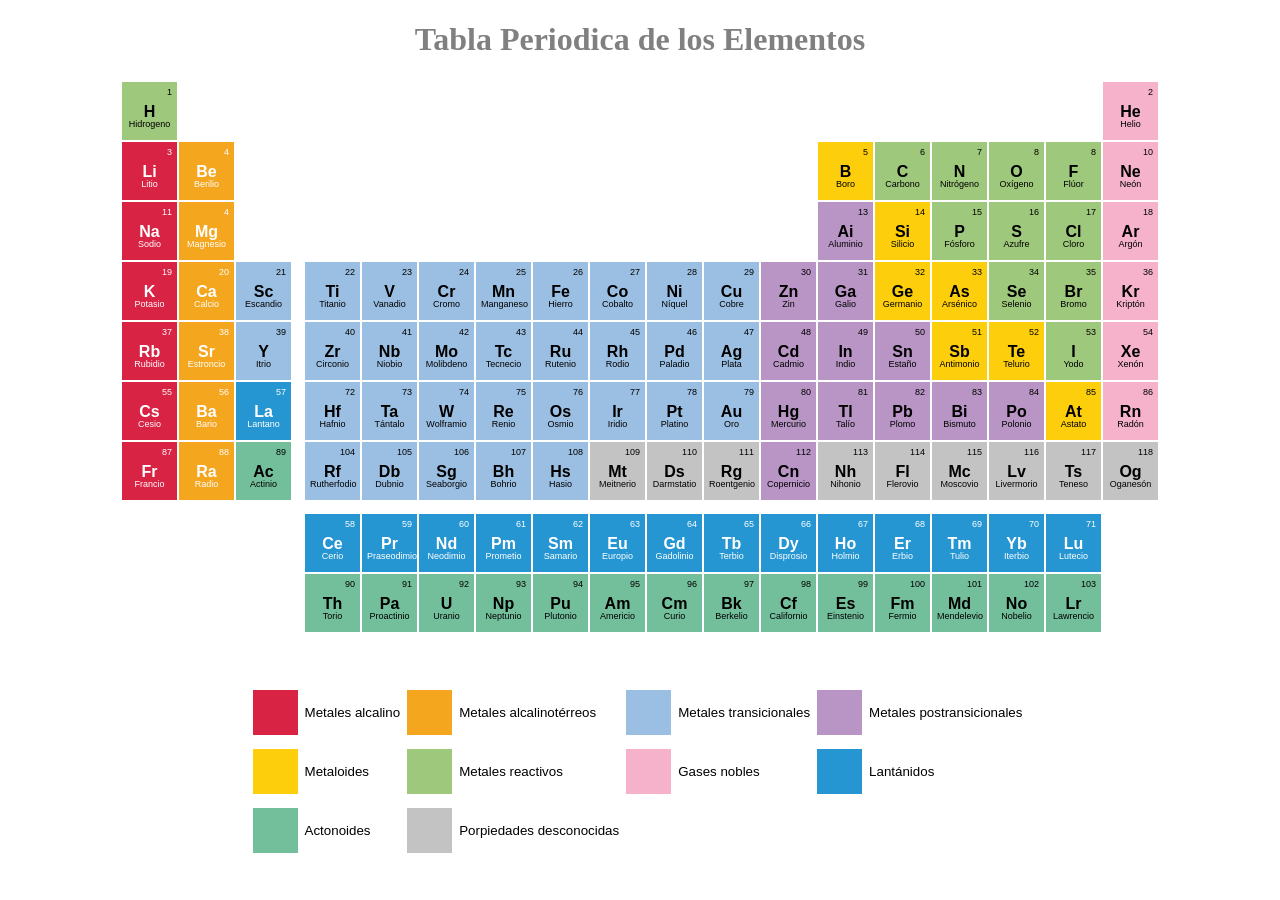
<file: Actividad09_tabla periodica/index.html>
<!DOCTYPE html>
<html lang="en">
<head>
    <meta charset="UTF-8">
    <meta name="viewport" content="widtd=device-widtd, initial-scale=1.0">
    <title>Actividad 09</title>
    <link rel="stylesheet" href="style.css">
</head>
<h1>Tabla Periodica de los Elementos</h1>
<body>
    <table border="0">
        <tr>
            <td class="green">
                <div class="num">1</div>
                <div class="abr"><a href="https://es.wikipedia.org/wiki/Hidr%C3%B3geno">H</a></div>
                <div class="name">Hidrogeno</div>
            </td>
            <td colspan="17"></td>
            <td class="pink">
                <div class="num">2</div>
                <div class="abr"><a href="https://es.wikipedia.org/wiki/Helio">He</a></div>
                <div class="name">Helio</div>
            </td>
        </tr>
        <tr>
            <td class="red">
                <div class="numb">3</div>
                <div class="abrb"><a href="https://es.wikipedia.org/wiki/Litio">Li</a></div>
                <div class="nameb">Litio</div>
            </td>
            <td class="orange">
                <div class="numb">4</div>
                <div class="abrb"><a href="https://es.wikipedia.org/wiki/Berilio">Be</a></div>
                <div class="nameb">Berilio</div>
            </td>
            <td colspan="11"></td>
            <td class="yeloow">
                <div class="num">5</div>
                <div class="abr"><a href="https://es.wikipedia.org/wiki/Boro">B</a></div>
                <div class="name">Boro</div>
            </td>
            <td class="green">
                <div class="num">6</div>
                <div class="abr"><a href="https://es.wikipedia.org/wiki/Carbono">C</a></div>
                <div class="name">Carbono</div>
            </td>
            <td class="green">
                <div class="num">7</div>
                <div class="abr">N</div>
                <div class="name"><a href="https://es.wikipedia.org/wiki/Nitr%C3%B3geno">Nitrógeno</a></div>
            </td>
            <td class="green">
                <div class="num">8</div>
                <div class="abr"><a href="https://es.wikipedia.org/wiki/Ox%C3%ADgeno">O</a></div>
                <div class="name">Oxígeno</div>
            </td>
            <td class="green">
                <div class="num">8</div>
                <div class="abr"><a href="https://es.wikipedia.org/wiki/Fl%C3%BAor">F</a></div>
                <div class="name">Flúor</div>
            </td>
            <td class="pink">
                <div class="num">10</div>
                <div class="abr"><a href="https://es.wikipedia.org/wiki/Ne%C3%B3n">Ne</a></div>
                <div class="name">Neón</div>
            </td>
        </tr>
        <tr>
            <td class="red">
                <div class="numb">11</div>
                <div class="abrb"><a href="https://es.wikipedia.org/wiki/Sodio">Na</a></div>
                <div class="nameb">Sodio</div>
            </td>
            <td class="orange">
                <div class="numb">4</div>
                <div class="abrb"><a href="https://es.wikipedia.org/wiki/Magnesio">Mg</a></div>
                <div class="nameb">Magnesio</div>
            </td>
            <td colspan="11"></td>
            <td class="purple">
                <div class="num">13</div>
                <div class="abr"><a href="https://es.wikipedia.org/wiki/Aluminio">Ai</a></div>
                <div class="name">Aluminio</div>
            </td>
            <td class="yeloow">
                <div class="num">14</div>
                <div class="abr"><a href="https://es.wikipedia.org/wiki/Silicio">Si</a></div>
                <div class="name">Silicio</div>
            </td>
            <td class="green">
                <div class="num">15</div>
                <div class="abr"><a href="https://es.wikipedia.org/wiki/F%C3%B3sforo">P</a></div>
                <div class="name">Fósforo</div>
            </td>
            <td class="green">
                <div class="num">16</div>
                <div class="abr"><a href="https://es.wikipedia.org/wiki/Azufre">S</a></div>
                <div class="name">Azufre</div>
            </td>
            <td class="green">
                <div class="num">17</div>
                <div class="abr"><a href="https://es.wikipedia.org/wiki/Cloro">Cl</a></div>
                <div class="name">Cloro</div>
            </td>
            <td class="pink">
                <div class="num">18</div>
                <div class="abr"><a href="https://es.wikipedia.org/wiki/Arg%C3%B3n">Ar</a></div>
                <div class="name">Argón</div>
            </td>
        </tr>
        <tr>
            <td class="red">
                <div class="numb">19</div>
                <div class="abrb"><a href="https://es.wikipedia.org/wiki/Potasio">K</a></div>
                <div class="nameb">Potasio</div>
            </td>
            <td class="orange">
                <div class="numb">20</div>
                <div class="abrb"><a href="https://es.wikipedia.org/wiki/Calcio">Ca</a></div>
                <div class="nameb">Calcio</div>
            </td>
            <td class="blue">
                <div class="num">21</div>
                <div class="abr"><a href="https://es.wikipedia.org/wiki/Escandio">Sc</a></div>
                <div class="name">Escandio</div>
            </td>
            <td rowspan="3"></td>
            <td class="blue">
                <div class="num">22</div>
                <div class="abr"><a href="https://es.wikipedia.org/wiki/Titanio">Ti</a></div>
                <div class="name">Titanio</div>
            </td>
            <td class="blue">
                <div class="num">23</div>
                <div class="abr"><a href="https://es.wikipedia.org/wiki/Vanadio">V</a></div>
                <div class="name">Vanadio</div>
            </td>
            <td class="blue">
                <div class="num">24</div>
                <div class="abr"><a href="https://es.wikipedia.org/wiki/Cromo">Cr</a></div>
                <div class="name">Cromo</div>
            </td>
            <td class="blue">
                <div class="num">25</div>
                <div class="abr"><a href="https://es.wikipedia.org/wiki/Manganeso">Mn</a></div>
                <div class="name">Manganeso</div>
            </td>
            <td class="blue">
                <div class="num">26</div>
                <div class="abr"><a href="https://es.wikipedia.org/wiki/Hierro">Fe</a></div>
                <div class="name">Hierro</div>
            </td>
            <td class="blue">
                <div class="num">27</div>
                <div class="abr"><a href="https://es.wikipedia.org/wiki/Cobalto">Co</a></div>
                <div class="name">Cobalto</div>
            </td>
            <td class="blue">
                <div class="num">28</div>
                <div class="abr"><a href="https://es.wikipedia.org/wiki/N%C3%ADquel">Ni</a></div>
                <div class="name">Níquel</div>
            </td>
            <td class="blue">
                <div class="num">29</div>
                <div class="abr"><a href="https://es.wikipedia.org/wiki/Cobre">Cu</a></div>
                <div class="name">Cobre</div>
            </td>
            <td class="purple">
                <div class="num">30</div>
                <div class="abr"><a href="https://es.wikipedia.org/wiki/Zinc">Zn</a></div>
                <div class="name">Zin</div>
            </td>
            <td class="purple">
                <div class="num">31</div>
                <div class="abr"><a href="https://es.wikipedia.org/wiki/Galio">Ga</a></div>
                <div class="name">Galio</div>
            </td>
            <td class="yeloow">
                <div class="num">32</div>
                <div class="abr"><a href="https://es.wikipedia.org/wiki/Germanio">Ge</a></div>
                <div class="name">Germanio</div>
            </td>
            <td class="yeloow">
                <div class="num">33</div>
                <div class="abr"><a href="https://es.wikipedia.org/wiki/Ars%C3%A9nico">As</a></div>
                <div class="name">Arsénico</div>
            </td>
            <td class="green">
                <div class="num">34</div>
                <div class="abr"><a href="https://es.wikipedia.org/wiki/Selenio">Se</a></div>
                <div class="name">Selenio</div>
            </td>
            <td class="green">
                <div class="num">35</div>
                <div class="abr"><a href="https://es.wikipedia.org/wiki/Bromo">Br</a></div>
                <div class="name">Bromo</div>
            </td>
            <td class="pink">
                <div class="num">36</div>
                <div class="abr"><a href="https://es.wikipedia.org/wiki/Kript%C3%B3n">Kr</a></div>
                <div class="name">Kriptón</div>
            </td>
        </tr>
        <tr>
            <td class="red">
                <div class="numb">37</div>
                <div class="abrb"><a href="https://es.wikipedia.org/wiki/Rubidio">Rb</a></div>
                <div class="nameb">Rubidio</div>
            </td>
            <td class="orange">
                <div class="numb">38</div>
                <div class="abrb"><a href="https://es.wikipedia.org/wiki/Estroncio">Sr</a></div>
                <div class="nameb">Estroncio</div>
            </td>
            <td class="blue">
                <div class="num">39</div>
                <div class="abr"><a href="https://es.wikipedia.org/wiki/Itrio">Y</a></div>
                <div class="name">Itrio</div>
            </td>
            
            <td class="blue">
                <div class="num">40</div>
                <div class="abr"><a href="https://es.wikipedia.org/wiki/Circonio">Zr</a></div>
                <div class="name">Circonio</div>
            </td>
            <td class="blue">
                <div class="num">41</div>
                <div class="abr"><a href="https://es.wikipedia.org/wiki/Niobio">Nb</a></div>
                <div class="name">Niobio</div>
            </td>
            <td class="blue">
                <div class="num">42</div>
                <div class="abr"><a href="https://es.wikipedia.org/wiki/Molibdeno">Mo</a></div>
                <div class="name">Molibdeno</div>
            </td>
            <td class="blue">
                <div class="num">43</div>
                <div class="abr"><a href="https://es.wikipedia.org/wiki/Tecnecio">Tc</a></div>
                <div class="name">Tecnecio</div>
            </td>
            <td class="blue">
                <div class="num">44</div>
                <div class="abr"><a href="https://es.wikipedia.org/wiki/Rutenio">Ru</a></div>
                <div class="name">Rutenio</div>
            </td>
            <td class="blue">
                <div class="num">45</div>
                <div class="abr"><a href="https://es.wikipedia.org/wiki/Rodio">Rh</a></div>
                <div class="name">Rodio</div>
            </td>
            <td class="blue">
                <div class="num">46</div>
                <div class="abr"><a href="https://es.wikipedia.org/wiki/Paladio">Pd</a></div>
                <div class="name">Paladio</div>
            </td>
            <td class="blue">
                <div class="num">47</div>
                <div class="abr"><a href="https://es.wikipedia.org/wiki/Plata">Ag</a></div>
                <div class="name">Plata</div>
            </td>
            <td class="purple">
                <div class="num">48</div>
                <div class="abr"><a href="https://es.wikipedia.org/wiki/Cadmio">Cd</a></div>
                <div class="name">Cadmio</div>
            </td>
            <td class="purple">
                <div class="num">49</div>
                <div class="abr"><a href="ttps://es.wikipedia.org/wiki/Indio_(elemento)">In</a></div>
                <div class="name">Indio</div>
            </td>
            <td class="purple">
                <div class="num">50</div>
                <div class="abr"><a href="https://es.wikipedia.org/wiki/Esta%C3%B1o">Sn</a></div>
                <div class="name">Estaño</div>
            </td>
            <td class="yeloow">
                <div class="num">51</div>
                <div class="abr"><a href="https://es.wikipedia.org/wiki/Antimonio">Sb</a></div>
                <div class="name">Antimonio</div>
            </td>
            <td class="yeloow">
                <div class="num">52</div>
                <div class="abr"><a href="https://es.wikipedia.org/wiki/Telurio">Te</a></div>
                <div class="name">Telurio</div>
            </td>
            <td class="green">
                <div class="num">53</div>
                <div class="abr"><a href="https://es.wikipedia.org/wiki/Yodo">I</a></div>
                <div class="name">Yodo</div>
            </td>
            <td class="pink">
                <div class="num">54</div>
                <div class="abr"><a href="https://es.wikipedia.org/wiki/Xen%C3%B3n">Xe</a></div>
                <div class="name">Xenón</div>
            </td>

        </tr>
        <tr>
            <td class="red">
                <div class="numb">55</div>
                <div class="abrb"><a href="https://es.wikipedia.org/wiki/Cesio">Cs</a></div>
                <div class="nameb">Cesio</div>
            </td>
            <td class="orange">
                <div class="numb">56</div>
                <div class="abrb"><a href="https://es.wikipedia.org/wiki/Bario">Ba</a></div>
                <div class="nameb">Bario</div>
            </td>
            <td class="blue2">
                <div class="numb">57</div>
                <div class="abrb"><a href="https://es.wikipedia.org/wiki/Lantano">La</a></div>
                <div class="nameb">Lantano</div>
            </td>
            
            <td class="blue">
                <div class="num">72</div>
                <div class="abr"><a href="https://es.wikipedia.org/wiki/Hafnio">Hf</a></div>
                <div class="name">Hafnio</div>
            </td>
            <td class="blue">
                <div class="num">73</div>
                <div class="abr"><a href="https://es.wikipedia.org/wiki/T%C3%A1ntalo_(elemento)">Ta</a></div>
                <div class="name">Tántalo</div>
            </td>
            <td class="blue">
                <div class="num">74</div>
                <div class="abr"><a href="https://es.wikipedia.org/wiki/Wolframio">W</a></div>
                <div class="name">Wolframio</div>
            </td>
            <td class="blue">
                <div class="num">75</div>
                <div class="abr"><a href="https://es.wikipedia.org/wiki/Renio">Re</a></div>
                <div class="name">Renio</div>
            </td>
            <td class="blue">
                <div class="num">76</div>
                <div class="abr"><a href="https://es.wikipedia.org/wiki/Osmio">Os</a></div>
                <div class="name">Osmio</div>
            </td>
            <td class="blue">
                <div class="num">77</div>
                <div class="abr"><a href="https://es.wikipedia.org/wiki/Iridio">Ir</a></div>
                <div class="name">Iridio</div>
            </td>
            <td class="blue">
                <div class="num">78</div>
                <div class="abr"><a href="https://es.wikipedia.org/wiki/Platinoo"">Pt</a></div>
                <div class="name">Platino</div>
            </td>
            <td class="blue">
                <div class="num">79</div>
                <div class="abr"><a href="https://es.wikipedia.org/wiki/Oro">Au</a></div>
                <div class="name">Oro</div>
            </td>
            <td class="purple">
                <div class="num">80</div>
                <div class="abr"><a href="ttps://es.wikipedia.org/wiki/Mercurio_(elemento)">Hg</a></div>
                <div class="name">Mercurio</div>
            </td>
            <td class="purple">
                <div class="num">81</div>
                <div class="abr"><a href="https://es.wikipedia.org/wiki/Talio">Tl</a></div>
                <div class="name">Talío</div>
            </td>
            <td class="purple">
                <div class="num">82</div>
                <div class="abr"><a href="https://es.wikipedia.org/wiki/Plomo">Pb</a></div>
                <div class="name">Plomo</div>
            </td>
            <td class="purple">
                <div class="num">83</div>
                <div class="abr"><a href="https://es.wikipedia.org/wiki/Bismuto">Bi</a></div>
                <div class="name">Bismuto</div>
            </td>
            <td class="purple">
                <div class="num">84</div>
                <div class="abr"><a href="https://es.wikipedia.org/wiki/Polonio">Po</a></div>
                <div class="name">Polonio</div>
            </td>
            <td class="yeloow">
                <div class="num">85</div>
                <div class="abr"><a href="https://es.wikipedia.org/wiki/Astato">At</a></div>
                <div class="name">Astato</div>
            </td>
            <td class="pink">
                <div class="num">86</div>
                <div class="abr"><a href="https://es.wikipedia.org/wiki/Rad%C3%B3n">Rn</a></div>
                <div class="name">Radón</div>
            </td>
        </tr>
        <tr>
            <td class="red">
                <div class="numb">87</div>
                <div class="abrb"><a href="https://es.wikipedia.org/wiki/Francio">Fr</a></div>
                <div class="nameb">Francio</div>
            </td>
            <td class="orange">
                <div class="numb">88</div>
                <div class="abrb"><a href="https://es.wikipedia.org/wiki/Radio_(elemento)">Ra</a></div>
                <div class="nameb">Radio</div>
            </td>
            <td class="aqua">
                <div class="num">89</div>
                <div class="abr"><a href="https://es.wikipedia.org/wiki/Actinio">Ac</a></div>
                <div class="name">Actinio</div>
            </td>
            <td></td>
            <td class="blue">
                <div class="num">104</div>
                <div class="abr"><a href="https://es.wikipedia.org/wiki/Rutherfordio">Rf</a></div>
                <div class="name">Rutherfodio</div>
            </td>
            <td class="blue">
                <div class="num">105</div>
                <div class="abr"><a href="https://es.wikipedia.org/wiki/Dubnio">Db</a></div>
                <div class="name">Dubnio</div>
            </td>
            <td class="blue">
                <div class="num">106</div>
                <div class="abr"><a href="https://es.wikipedia.org/wiki/Seaborgio">Sg</a></div>
                <div class="name">Seaborgio</div>
            </td>
            <td class="blue">
                <div class="num">107</div>
                <div class="abr"><a href="https://es.wikipedia.org/wiki/Bohrio">Bh</a></div>
                <div class="name">Bohrio</div>
            </td>
            <td class="blue">
                <div class="num">108</div>
                <div class="abr"><a href="https://es.wikipedia.org/wiki/Hasio">Hs</a></div>
                <div class="name">Hasio</div>
            </td>
            <td class="grey">
                <div class="num">109</div>
                <div class="abr"><a href="https://es.wikipedia.org/wiki/Meitnerio">Mt</a></div>
                <div class="name">Meitnerio</div>
            </td>
            <td class="grey">
                <div class="num">110</div>
                <div class="abr"><a href="https://es.wikipedia.org/wiki/Darmstatio">Ds</a></div>
                <div class="name">Darmstatio</div>
            </td>
            <td class="grey">
                <div class="num">111</div>
                <div class="abr"><a href="https://es.wikipedia.org/wiki/Roentgenio">Rg</a></div>
                <div class="name">Roentgenio</div>
            </td>
            <td class="purple">
                <div class="num">112</div>
                <div class="abr"><a href="https://es.wikipedia.org/wiki/Copernicio">Cn</a></div>
                <div class="name">Copernicio</div>
            </td>
            <td class="grey">
                <div class="num">113</div>
                <div class="abr"><a href=https://es.wikipedia.org/wiki/Nihonio"">Nh</a></div>
                <div class="name">Nihonio</div>
            </td>
            <td class="grey">
                <div class="num">114</div>
                <div class="abr"><a href="https://es.wikipedia.org/wiki/Flerovio">Fl</a></div>
                <div class="name">Flerovio</div>
            </td>
            <td class="grey">
                <div class="num">115</div>
                <div class="abr"><a href="https://es.wikipedia.org/wiki/Moscovio">Mc</a></div>
                <div class="name">Moscovio</div>
            </td>
            <td class="grey">
                <div class="num">116</div>
                <div class="abr"><a href="https://es.wikipedia.org/wiki/Livermorio">Lv</a></div>
                <div class="name">Livermorio</div>
            </td>
            <td class="grey">
                <div class="num">117</div>
                <div class="abr"><a href="https://es.wikipedia.org/wiki/Teneso">Ts</a></div>
                <div class="name">Teneso</div>
            </td>
            <td class="grey">
                <div class="num">118</div>
                <div class="abr"><a href="https://es.wikipedia.org/wiki/Oganes%C3%B3n">Og</a></div>
                <div class="name">Oganesón</div>
            </td>
        </tr>
        <tfoot>
            <tr>
                <td></td>
            </tr>
            <tr>
                <td colspan="4"></td>
                <td class="blue2">
                    <div class="numb">58</div>
                    <div class="abrb"><a href="https://es.wikipedia.org/wiki/Cerio">Ce</a></div>
                    <div class="nameb">Cerio</div>
                </td>
                <td class="blue2">
                    <div class="numb">59</div>
                    <div class="abrb"><a href="https://es.wikipedia.org/wiki/Praseodimio">Pr</a></div>
                    <div class="nameb">Praseodimio</div>
                </td>
                <td class="blue2">
                    <div class="numb">60</div>
                    <div class="abrb"><a href="https://es.wikipedia.org/wiki/Neodimio">Nd</a></div>
                    <div class="nameb">Neodimio</div>
                </td>
                <td class="blue2">
                    <div class="numb">61</div>
                    <div class="abrb"><a href="https://es.wikipedia.org/wiki/Prometio">Pm</a></div>
                    <div class="nameb">Prometio</div>
                </td>
                <td class="blue2">
                    <div class="numb">62</div>
                    <div class="abrb"><a href="https://es.wikipedia.org/wiki/Samario">Sm</a></div>
                    <div class="nameb">Samario</div>
                </td>
                <td class="blue2">
                    <div class="numb">63</div>
                    <div class="abrb"><a href="https://es.wikipedia.org/wiki/Europio">Eu</a></div>
                    <div class="nameb">Europio</div>
                </td>
                <td class="blue2">
                    <div class="numb">64</div>
                    <div class="abrb"><a href="https://es.wikipedia.org/wiki/Gadolinio">Gd</a></div>
                    <div class="nameb">Gadolinio</div>
                </td>
                <td class="blue2">
                    <div class="numb">65</div>
                    <div class="abrb"><a href="https://es.wikipedia.org/wiki/Terbio">Tb</a></div>
                    <div class="nameb">Terbio</div>
                </td>
                <td class="blue2">
                    <div class="numb">66</div>
                    <div class="abrb"><a href="https://es.wikipedia.org/wiki/Disprosio">Dy</a></div>
                    <div class="nameb">Disprosio</div>
                </td>
                <td class="blue2">
                    <div class="numb">67</div>
                    <div class="abrb"><a href="https://es.wikipedia.org/wiki/Holmio">Ho</a></div>
                    <div class="nameb">Holmio</div>
                </td>
                <td class="blue2">
                    <div class="numb">68</div>
                    <div class="abrb"><a href="https://es.wikipedia.org/wiki/Erbio">Er</a></div>
                    <div class="nameb">Erbio</div>
                </td>
                <td class="blue2">
                    <div class="numb">69</div>
                    <div class="abrb"><a href="https://es.wikipedia.org/wiki/Tulio">Tm</a></div>
                    <div class="nameb">Tulio</div>
                </td>
                <td class="blue2">
                    <div class="numb">70</div>
                    <div class="abrb"><a href="https://es.wikipedia.org/wiki/Iterbio">Yb</a></div>
                    <div class="nameb">Iterbio</div>
                </td>
                <td class="blue2">
                    <div class="numb">71</div>
                    <div class="abrb"><a href="https://es.wikipedia.org/wiki/Lutecio">Lu</a></div>
                    <div class="nameb">Lutecio</div>
                </td>
                <td></td>
            </tr>
            <tr>
                <td colspan="4"></td>
                <td class="aqua">
                    <div class="num">90</div>
                    <div class="abr"><a href="https://es.wikipedia.org/wiki/Torio">Th</a></div>
                    <div class="name">Torio</div>
                </td>
                <td class="aqua">
                    <div class="num">91</div>
                    <div class="abr"><a href="https://es.wikipedia.org/wiki/Protactinio">Pa</a></div>
                    <div class="name">Proactinio</div>
                </td>
                <td class="aqua">
                    <div class="num">92</div>
                    <div class="abr"><a href="https://es.wikipedia.org/wiki/Uranio">U</a></div>
                    <div class="name">Uranio</div>
                </td>
                <td class="aqua">
                    <div class="num">93</div>
                    <div class="abr"><a href="https://es.wikipedia.org/wiki/Neptunio">Np</a></div>
                    <div class="name">Neptunio</div>
                </td>
                <td class="aqua">
                    <div class="num">94</div>
                    <div class="abr"><a href="https://es.wikipedia.org/wiki/Plutonio">Pu</a></div>
                    <div class="name">Plutonio</div>
                </td>
                <td class="aqua">
                    <div class="num">95</div>
                    <div class="abr"><a href="https://es.wikipedia.org/wiki/Americio">Am</a></div>
                    <div class="name">Americio</div>
                </td>
                <td class="aqua">
                    <div class="num">96</div>
                    <div class="abr"><a href="https://es.wikipedia.org/wiki/Curio">Cm</a></div>
                    <div class="name">Curio</div>
                </td>
                <td class="aqua">
                    <div class="num">97</div>
                    <div class="abr"><a href="https://es.wikipedia.org/wiki/Berkelio">Bk</a></div>
                    <div class="name">Berkelio</div>
                </td>
                <td class="aqua">
                    <div class="num">98</div>
                    <div class="abr"><a href="https://es.wikipedia.org/wiki/Californio">Cf</a></div>
                    <div class="name">Californio</div>
                </td>
                <td class="aqua">
                    <div class="num">99</div>
                    <div class="abr"><a href="https://es.wikipedia.org/wiki/Einstenio">Es</a></div>
                    <div class="name">Einstenio</div>
                </td>
                <td class="aqua">
                    <div class="num">100</div>
                    <div class="abr"><a href="https://es.wikipedia.org/wiki/Fermio">Fm</a></div>
                    <div class="name">Fermio</div>
                </td>
                <td class="aqua">
                    <div class="num">101</div>
                    <div class="abr"><a href="https://es.wikipedia.org/wiki/Mendelevio">Md</a></div>
                    <div class="name">Mendelevio</div>
                </td>
                <td class="aqua">
                    <div class="num">102</div>
                    <div class="abr"><a href="https://es.wikipedia.org/wiki/Nobelio">No</a></div>
                    <div class="name">Nobelio</div>
                </td>
                <td class="aqua">
                    <div class="num">103</div>
                    <div class="abr"><a href="https://es.wikipedia.org/wiki/Lawrencio">Lr</a></div>
                    <div class="name">Lawrencio</div>
                </td>
                <td></td>
            </tr>
        </tfoot>
            
    </table>
    <br><br><br>
    <table>
        <tbody>
            <tr>
                <td class="red"></td>
                <td>Metales alcalino</td>
                <td class="orange"></td>
                <td>Metales alcalinotérreos</td>
                <td class="blue"></td>
                <td>Metales transicionales</td>
                <td class="purple"></td>
                <td>Metales postransicionales</td>
            </tr>
            <td></td>
            <tr>
                <td class="yeloow"></td>
                <td>Metaloides</td>
                <td class="green"></td>
                <td>Metales reactivos</td>
                <td class="pink"></td>
                <td>Gases nobles</td>
                <td class="blue2"></td>
                <td>Lantánidos</td>
            </tr>
            <td></td>
            <tr>
                <td class="aqua"></td>
                <td>Actonoides</td>
                <td class="grey"></td>
                <td>Porpiedades desconocidas</td>
            </tr>
        </tbody>
    </table>
</body>
</html>
</file>
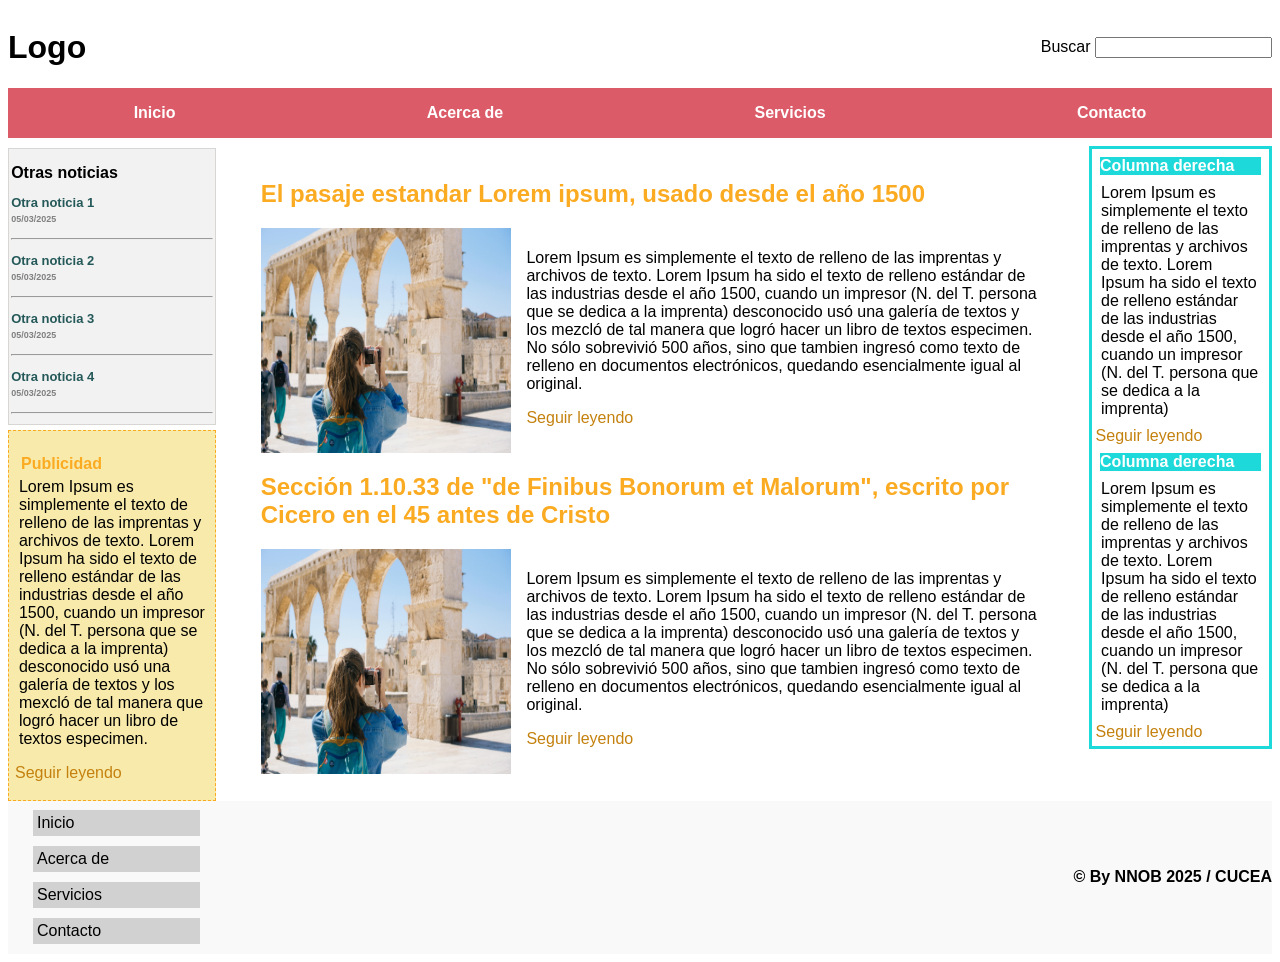
<file: Actividad10_Otero Barragán/index.html>
<!DOCTYPE html>
<html lang="en">
<head>
    <meta charset="UTF-8">
    <meta name="viewport" content="width=device-width, initial-scale=1.0">
    <title>Actividad10</title>
    <link rel="stylesheet" href="style.css">
</head>
<body>
    <main>
        <header>
            <h1>Logo</h1>    
            <div>
                <label for="Buscar">Buscar</label>
                <input type="text" name="buscar" id="buscar">
            </div>
        </header>
        <nav>
            <p>Inicio</p>
            <p>Acerca de</p>
            <p>Servicios</p>
            <p>Contacto</p>
        </nav>
        <div class="noticia-publicidad">
            <aside class="noticia" >
                <h1>Otras noticias</h1>
                    <p>Otra noticia 1<br><span>05/03/2025</span></p>
                    <hr>
                    <p>Otra noticia 2<br><span>05/03/2025</span></p>
                    <hr>
                    <p>Otra noticia 3<br><span>05/03/2025</span></p>
                    <hr>
                    <p>Otra noticia 4<br><span>05/03/2025</span></p>
                    <hr>
            </aside>
            <aside class="publicidad">
                <h4>Publicidad</h4>
                <p class="txt">Lorem Ipsum es simplemente el texto de relleno de las imprentas y archivos de texto. Lorem Ipsum ha sido el texto de relleno estándar de las industrias desde el año 1500, cuando un impresor (N. del T. persona que se dedica a la imprenta) desconocido usó una galería de textos y los mexcló de tal manera que logró hacer un libro de textos especimen.</p>
                <p class="naranja">Seguir leyendo</p>
            </aside>
        </div>
        

        </aside>
        <section>
            <h1 class="colorletra">El pasaje estandar Lorem ipsum, usado desde el año 1500</h1>
            <div class="left">
                <img class="art" src="imgs/img2.jpg" alt="">
                <article class="txt">
                    <p>Lorem Ipsum es simplemente el texto de relleno de las imprentas y archivos de texto. Lorem Ipsum ha sido el texto de relleno estándar de las industrias desde el año 1500, cuando un impresor (N. del T. persona que se dedica a la imprenta) desconocido usó una galería de textos y los mezcló de tal manera que logró hacer un libro de textos especimen. No sólo sobrevivió 500 años, sino que tambien ingresó como texto de relleno en documentos electrónicos, quedando esencialmente igual al original.</p>
                    <p class="naranja">Seguir leyendo</p>
                </article>
            </div>
            <h2 class="colorletra">Sección 1.10.33 de "de Finibus Bonorum et Malorum", escrito por Cicero en el 45 antes de Cristo</h2>
            <div class="left">
                <img class="art" src="imgs/img2.jpg" alt="">
                <article class="txt">
                    <p>Lorem Ipsum es simplemente el texto de relleno de las imprentas y archivos de texto. Lorem Ipsum ha sido el texto de relleno estándar de las industrias desde el año 1500, cuando un impresor (N. del T. persona que se dedica a la imprenta) desconocido usó una galería de textos y los mezcló de tal manera que logró hacer un libro de textos especimen. No sólo sobrevivió 500 años, sino que tambien ingresó como texto de relleno en documentos electrónicos, quedando esencialmente igual al original.</p>
                    <p class="naranja">Seguir leyendo</p>
                </article>
            </div>
        </section>
        <aside class="azul">
            <h3>Columna derecha</h3>
            <article>
                <p class="asidep">Lorem Ipsum es simplemente el texto de relleno de las imprentas y archivos de texto. Lorem Ipsum ha sido el texto de relleno estándar de las industrias desde el año 1500, cuando un impresor (N. del T. persona que se dedica a la imprenta)</p>
                <p class="naranja2">Seguir leyendo</p>
            </article>
            <h3>Columna derecha</h3>
            <article>
                <p class="asidep">Lorem Ipsum es simplemente el texto de relleno de las imprentas y archivos de texto. Lorem Ipsum ha sido el texto de relleno estándar de las industrias desde el año 1500, cuando un impresor (N. del T. persona que se dedica a la imprenta)</p>
                <p class="naranja2">Seguir leyendo</p>
            </article>
        </aside>

        <footer>
                <div>
                    <p class="footerp">Inicio</p>
                    <p class="footerp">Acerca de</p>
                    <p class="footerp">Servicios</p>
                    <p class="footerp">Contacto</p>
                </div>
                <p class="div4">© By NNOB 2025 / CUCEA</p>
        </footer>
    </main>
</body>
</html>
</file>
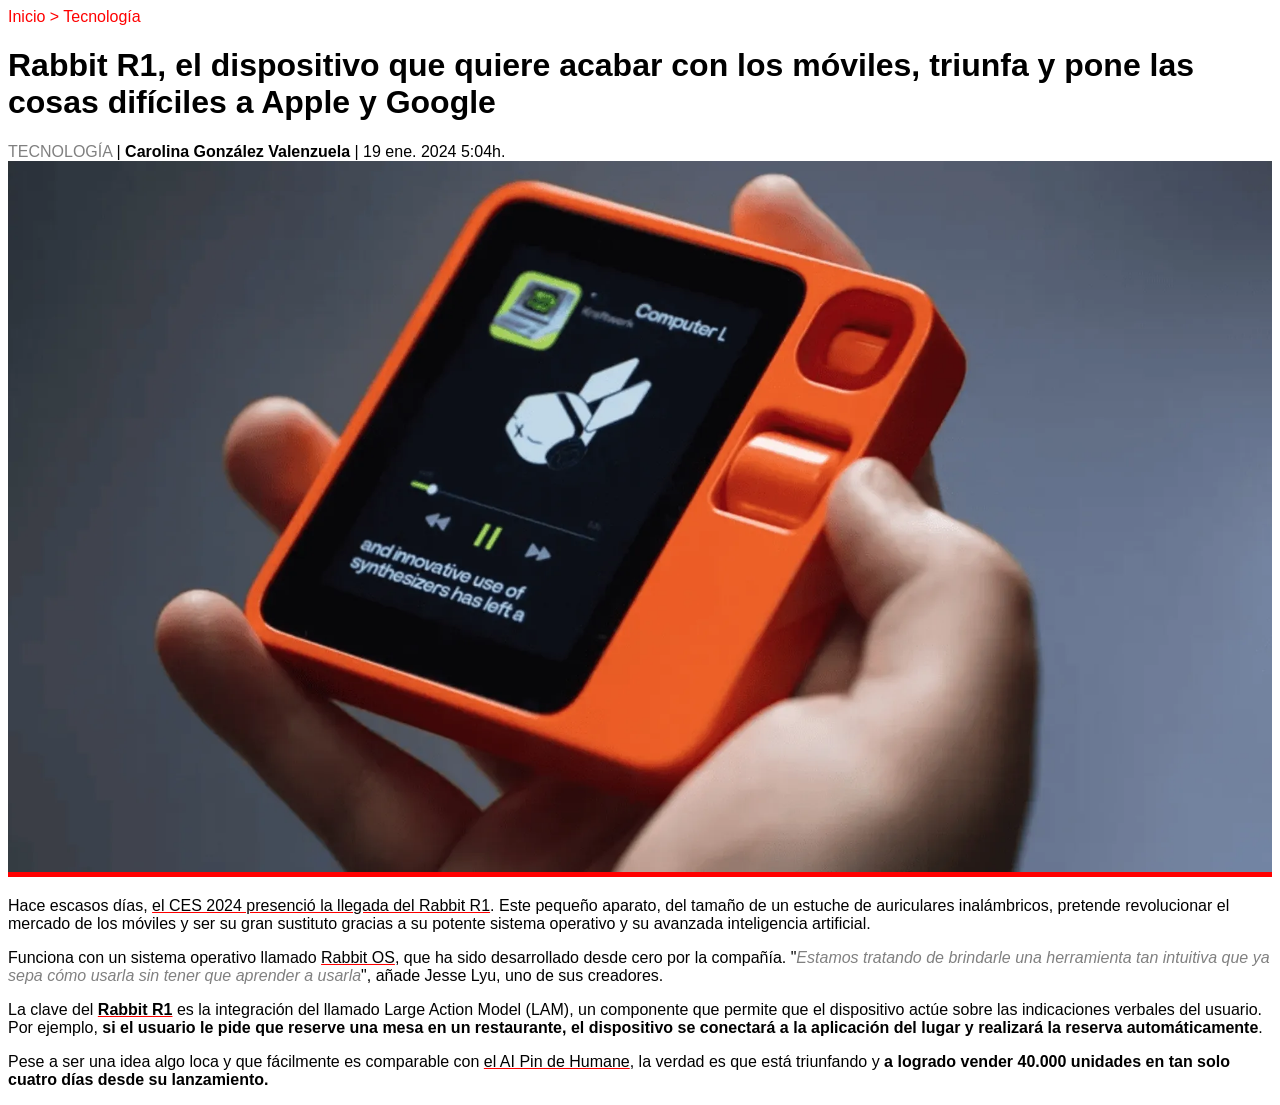
<file: Actividad8_noticia/index.html>
<!DOCTYPE html>
<html lang="en">
<head>
    <meta charset="UTF-8">
    <meta name="viewport" content="width=device-width, initial-scale=1.0">
    <title>Actividad 08 (CSS)</title>
    <link rel="stylesheet" href="style.css">
</head>
<body>
    
    <span>Inicio > Tecnología</span>
    
    <h1>Rabbit R1, el dispositivo que quiere acabar con los móviles, triunfa y pone las cosas difíciles a Apple y Google</h1>

    <div><span class="gris2">TECNOLOGÍA</span> | <span class="negro">Carolina González Valenzuela</span> | 19 ene. 2024 5:04h.</div>

    <img src="assets/imgs/rabbit-r1.webp" alt="Rabbit-r1">

    <p>Hace escasos días, <span class="subrayar">el CES 2024 presenció la llegada del Rabbit R1</span>. Este pequeño aparato, del tamaño de un estuche de auriculares inalámbricos, pretende revolucionar el mercado de los móviles y ser su gran sustituto gracias a su potente sistema operativo y su avanzada inteligencia artificial.</p>
    
    <p>Funciona con un sistema operativo llamado <span class="subrayar">Rabbit OS</span>, que ha sido desarrollado desde cero por la compañía. "<span class="gris">Estamos tratando de brindarle una herramienta tan intuitiva que ya sepa cómo usarla sin tener que aprender a usarla</span>", añade Jesse Lyu, uno de sus creadores.</p>
    
    <p>La clave del <span id="resaltar">Rabbit R1</span> es la integración del llamado Large Action Model (LAM), un componente que permite que el dispositivo actúe sobre las indicaciones verbales del usuario. Por ejemplo, <span class="negro">si el usuario le pide que reserve una mesa en un restaurante, el dispositivo se conectará a la aplicación del lugar y realizará la reserva automáticamente</span>.</p>

    <p>Pese a ser una idea algo loca y que fácilmente es comparable con <span class="subrayar">el AI Pin de Humane</span>, la verdad es que está triunfando y <span class="negro">a logrado vender 40.000 unidades en tan solo cuatro días desde su lanzamiento.</span></p>

</body>
</html>
</file>
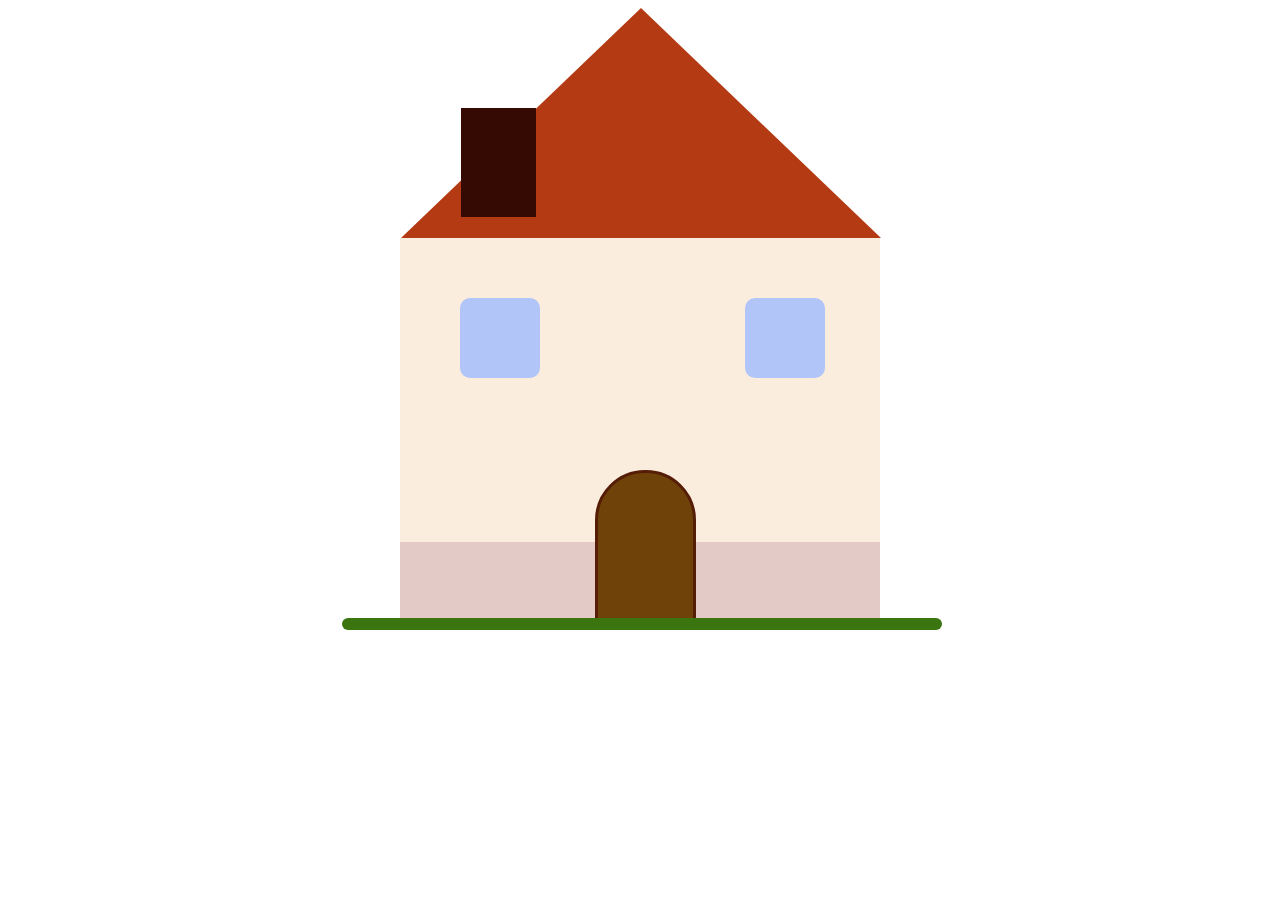
<file: Actividad07_Otero Barragán/Actividad10/Actividad10/index.html>
<!DOCTYPE html>
<html lang="en">
<head>
    <meta charset="UTF-8">
    <meta name="viewport" content="width=device-width, initial-scale=1.0">
    <title>House - CSS</title>
    <link rel="stylesheet" href="style.css">
</head>
<body>
    <div class="house">
        <div class="roof"></div>
        <div class="chimney"></div>
        <div class="wall">
            <div class="window01"></div>
            <div class="window02"></div>
            <div class="door"></div>
            <div class="decor"></div>
        </div>
        <div class="grass"></div>
    </div>
</body>
</html>
</file>
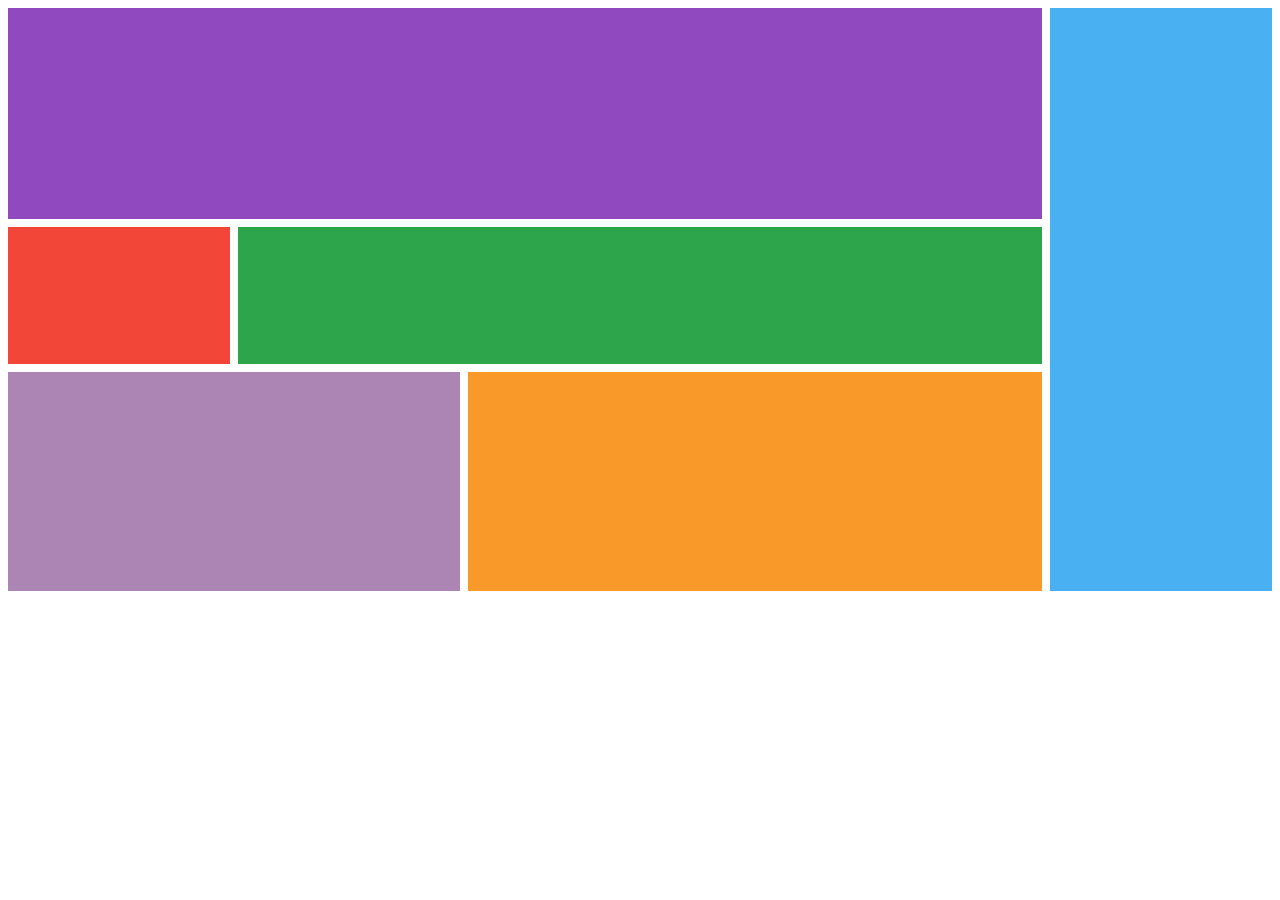
<file: Actividad11_Otero Barragán/ejercicio1.html>
<!DOCTYPE html>
<html lang="en">
<head>
    <meta charset="UTF-8">
    <meta name="viewport" content="width=device-width, initial-scale=1.0">
    <title>Actividad 11</title>
    <link rel="stylesheet" href="style.css">
</head>
<body>
    <div class="container">
        <div class="box purple">box1</div>
        <div class="box red">box2</div>
        <div class="box green">box3</div>
        <div class="box lila">box4</div>
        <div class="box orange">box5</div>
        <div class="box blue">box6</div>
    </div>
</body>
</html>
</file>
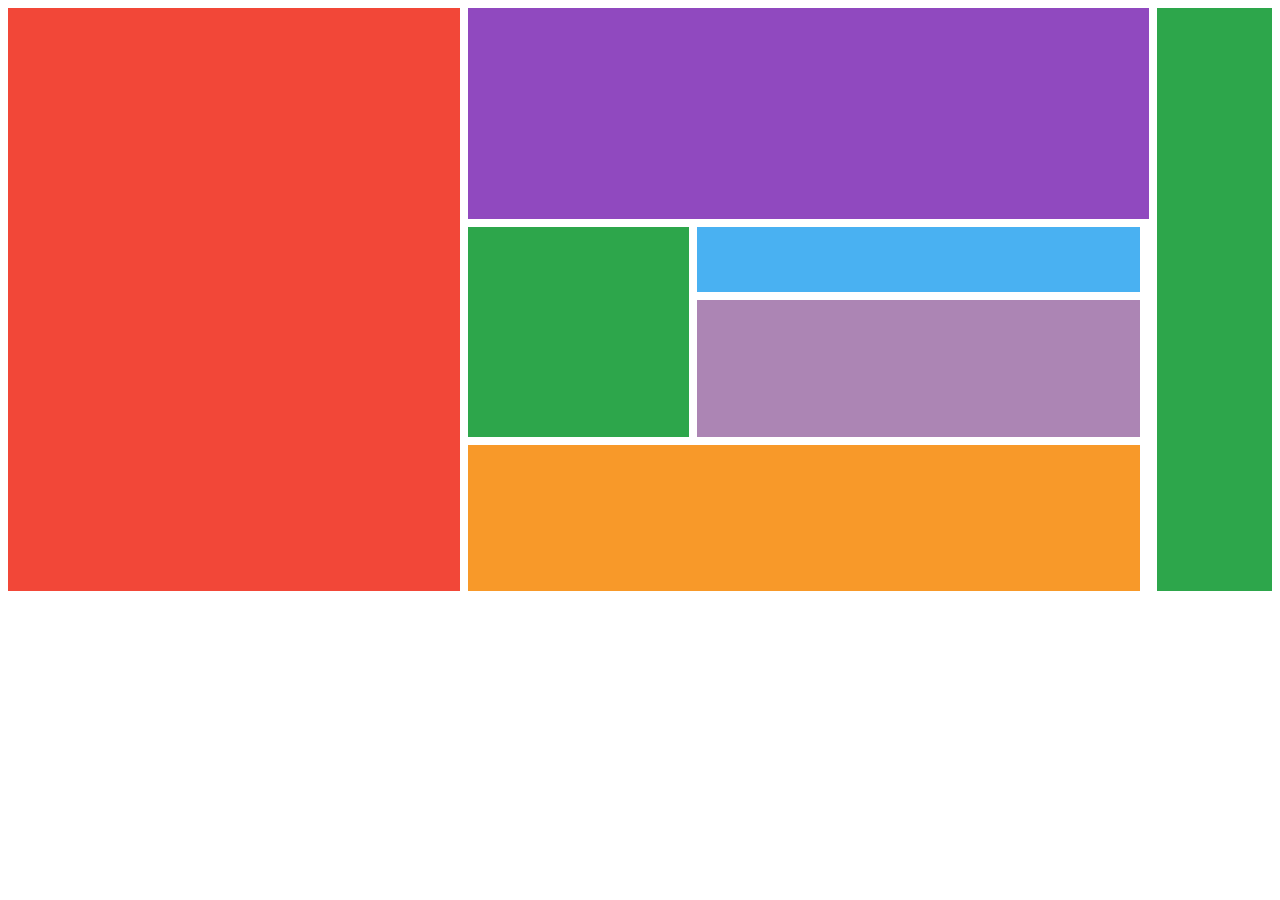
<file: Actividad11_Otero Barragán/ejercicio2.html>
<!DOCTYPE html>
<html lang="en">
<head>
    <meta charset="UTF-8">
    <meta name="viewport" content="width=device-width, initial-scale=1.0">
    <title>Actividad 11</title>
    <link rel="stylesheet" href="style.css">
</head>
<body>
    <div class="container">
        <div class="box purple2">box1</div>
        <div class="box red2">box2</div>
        <div class="box green2">box3</div>
        <div class="box lila2">box4</div>
        <div class="box orange2">box5</div>
        <div class="box blue2">box6</div>
        <div class="box green22">box7</div>
    </div>
</body>
</html>
</file>
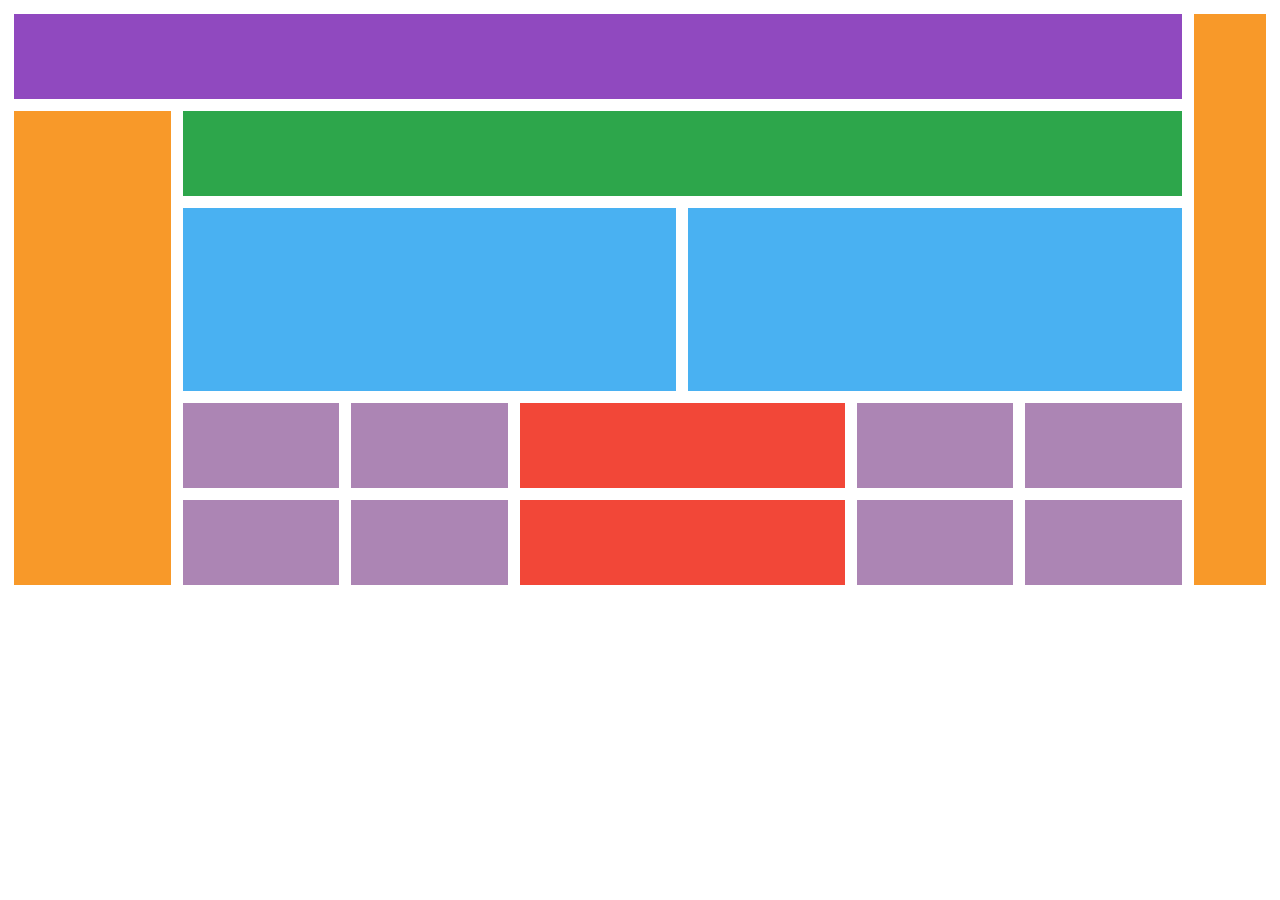
<file: Actividad11_Otero Barragán/ejercicio3.html>
<!DOCTYPE html>
<html lang="en">
<head>
    <meta charset="UTF-8">
    <meta name="viewport" content="width=device-width, initial-scale=1.0">
    <title>Actividad 11</title>
    <link rel="stylesheet" href="style.css">
</head>
<body>
    <div class="container3">
        <div class="box purple3">box1</div>
        <div class="box red3">box2</div>
        <div class="box red32">box3</div>
        <div class="box green3">box4</div>
        <div class="box lila3">box5</div>
        <div class="box lila32">box6</div>
        <div class="box lila33">box7</div>
        <div class="box lila34">box8</div>
        <div class="box lila35">box9</div>
        <div class="box lila36">box10</div>
        <div class="box lila37">box11</div>
        <div class="box lila38">box12</div>
        <div class="box orange3">box13</div>
        <div class="box orange32">box14</div>
        <div class="box blue3">box15</div>
        <div class="box blue32">box16</div>
        <div class="box green3">box17</div>
    </div>
</body>
</html>
</file>
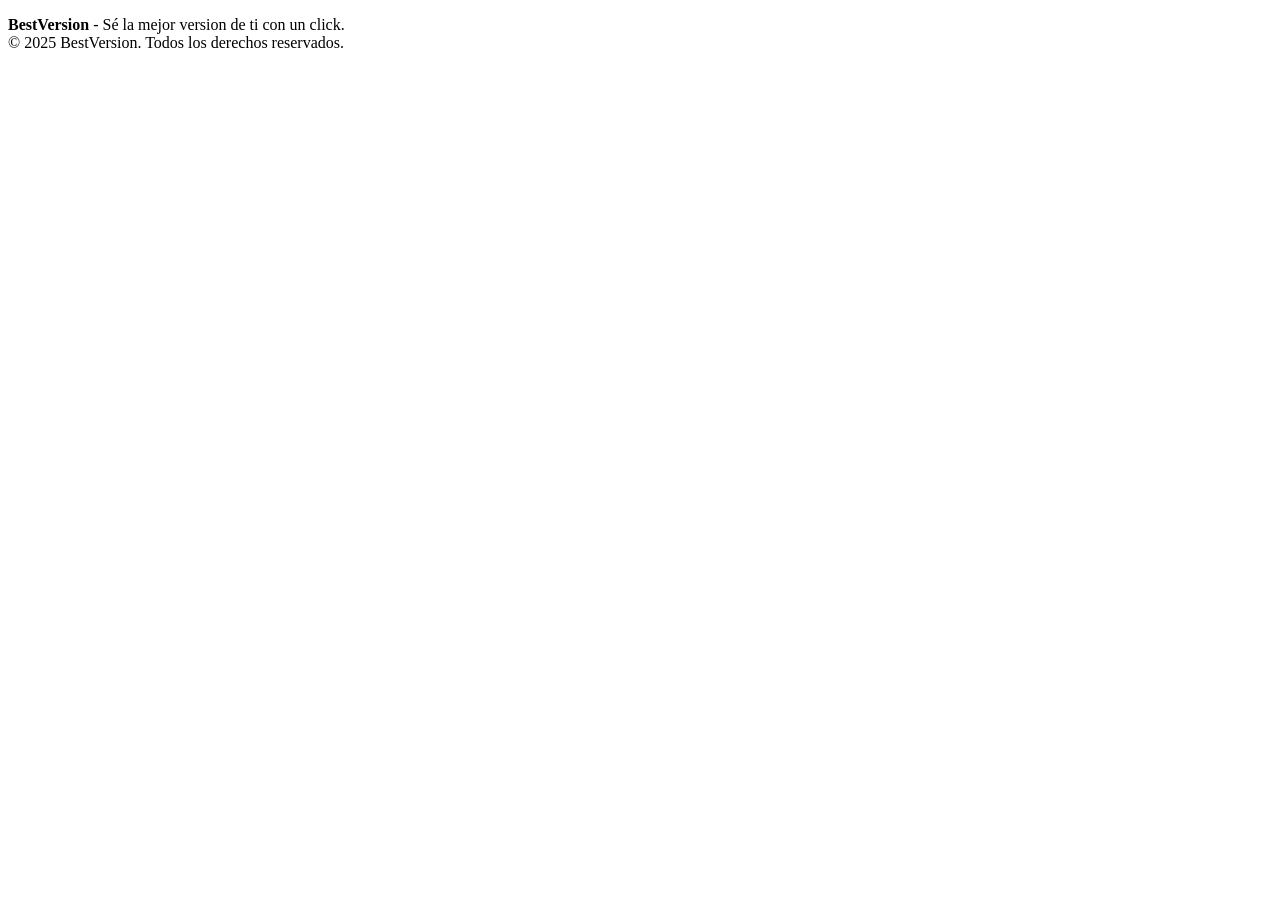
<file: ProyectoFinal/public/footer.html>
<!DOCTYPE html>
<html lang="en">
<head>
    <meta charset="UTF-8">
    <meta name="viewport" content="width=device-width, initial-scale=1.0">
    <title>Document</title>
</head>

    <footer class="mifooter">
            <p>
                <strong>BestVersion</strong> - Sé la mejor version de ti con un click.
                <br>
                © 2025 BestVersion. Todos los derechos reservados.
            </p>
    </footer>
</html>
</file>
<file: Actividad09_tabla periodica/style.css>
h1{
    text-align: center;
    color:grey;
}

td{
    padding: 5px;
    font-family: Arial, Helvetica, sans-serif;
    font-size: smaller;
}

div{
    width: 45px;
    height: 16px;
}

table{
    margin: 0 auto;
}

.green{
    background-color: #9EC87C;
    text-align: center;
    width: 35px;
    height: 35px;
}

.num{
    text-align: right;
    font-family: Arial, Helvetica, sans-serif;
    font-size: xx-small;
}

.abr{
    font-family: Arial, Helvetica, sans-serif;
    font-size: larger;
    font-weight: bold;
}

.name{
    font-family: Arial, Helvetica, sans-serif;
    font-size: xx-small;
}

.red{
    background-color: #D92344;
    text-align: center;
    width: 35px;
    height: 35px;
}

.numb{
    text-align: right;
    font-family: Arial, Helvetica, sans-serif;
    font-size: xx-small;
    color:white; 
}

.abrb{
    font-family: Arial, Helvetica, sans-serif;
    font-size: larger;
    color: white;
    font-weight: bold;
}

.nameb{
    font-family: Arial, Helvetica, sans-serif;
    font-size: xx-small;
    color: white;
}

.orange{
    background-color: #F5A61F;
    text-align: center;
    width: 35px;
    height: 35px;
}

.blue{
    background-color: #9BBFE2;
    text-align: center;
    width: 35px;
    height: 35px;
}

.blue2{
    background-color: #2696D2;
    text-align: center;
    width: 35px;
    height: 35px;
}

.aqua{
    background-color: #73BF9C;
    text-align: center;
    width: 35px;
    height: 35px;
}

.purple{
    background-color: #B895C5;
    text-align: center;
    width: 35px;
    height: 35px;
}

.yeloow{
    background-color: #FDCE0B;
    text-align: center;
    width: 35px;
    height: 35px;
}

.pink{
    background-color: #F5B2CA;
    text-align: center;
    width: 35px;
    height: 35px;
}

.grey{
    background-color: #C3C3C3;
    text-align: center;
    width: 35px;
    height: 35px;
}

a{
    display: block;
    text-decoration: none;
    color: inherit;
}

a:hover{
    background-color: deepskyblue;
}
</file>
<file: Actividad10_Otero Barragán/style.css>
body{
    font-family: Arial, Helvetica, sans-serif;
}

header{
    width: 100%;
    background-color:white;
    display: flex;
    justify-content:space-between;
    align-items: center;
}

img{
    width: 250px;
    height: 225px;
}

nav{
    width: 100%;
    background-color: #DB5B69;
    color: white;
    font-weight: bold;
    display: flex;
    justify-content: space-around;
}

section{
    width: 62%;
    margin-top: 10px;
    float: left;
    padding: 1%;
    margin-right: 2%;
}

.left{
    display: flex;
    justify-content: left;
}

.txt{
    margin: 5px;
    margin-left: 2%;
}

.naranja2{
    color: #C4810E;
    margin: 5px;
    margin-left: 2%;
}


.colorletra{
    color: #FBAB22;
}


.noticia{
    background-color: #F2F2F2;
    float: left;
    border: 1px solid rgb(216, 213, 213);
    padding: 1%;
    margin-right: 7px;
    text-align: left;
}

.noticia-publicidad{
    display: flex;
    flex-direction: column;
    width: 17%;
    margin-top: 10px;
    float: left;
    margin-right: 2%;
}

.noticia h1{
    font-size: medium;
    margin-bottom: 0%;

}

.noticia p{
    font-weight: bold;
    font-size: small;
    color: #255959;
    text-align:left;
}

span{
    font-size: xx-small;
    color: gray;
}

h3{
    font-size: medium;
    background-color: #1ED9D9;
    color: white;
    margin: 8px;
}

h4{
    color: #FBAB22;
    padding-left: 6px;
    margin-bottom: 0%;
}

.asidep{
    margin: 9px;
}

.naranja{
    color: #C4810E;

}

footer{
    width: 100%;
    background-color: #F9F9F9;
    display: flex;
    justify-content: space-between;
    clear: both;
    align-items: center;
}

.footerp{
    font-size: medium;
    width: 150%;
    background-color: #D1D1D1;
    margin: 1px;
    margin-left: 25px;
    margin-top: 9px;
    margin-bottom: 10px;
    padding: 4px;
}


.div4{
    font-weight: bold;
}


.publicidad{
    float: left;
    padding: 1%;
    margin-right: 7px;
    border: 1px dashed #FBAB22;
    background-color: #f8eaab;
}

.publicidad{
    padding-left: 6px;
    margin-top: 5px;
}

.azul{
    background-color: white;
    width: 14%;
    float: right;
    border: 1px solid rgb(214, 214, 214);
    margin-top: 8px;
    border: 3px solid #1ED9D9;
}

.noticia-publicidad{
    display: flex;
    flex-wrap: wrap;
}
</file>
<file: Actividad8_noticia/style.css>
body{
    font-family: Arial, Helvetica, sans-serif;
}

span{
    color: red;
}

.gris2{
    color: grey;
}

.negro{
    font-weight: bold;
    color: black;
}

img{
    width: 100%;
    border-bottom: 5px solid red;
}

.subrayar{
    text-decoration: underline red;
    color: black;
}

.gris{
    color: grey;
    font-style: italic;
}

#resaltar{
    text-decoration: underline red;
    color: black;
    font-weight: bold;
}
</file>
<file: Actividad07_Otero Barragán/Actividad10/Actividad10/style.css>
.house{
    width: 650px;
    height: 0;
    border-radius: 0;
    position: relative;
    margin: 0 auto;
} 
.roof{
    width: 0;
    height: 0;
    border-radius: 0;
    border-right: 240px solid transparent;
    border-left: 240px solid transparent;
    border-bottom: 230px solid rgb(179, 58, 18); 
    position: relative;
    left: 86px;
}

.chimney{
    background-color: rgb(52, 10, 3);
    width: 75px;
    height: 109px;
    position: absolute;
    left: 146px;
    top: 100px;
}

.wall{
    background-color: rgb(251, 237, 221);
    width: 480px;
    height: 380px;
    margin: 0 auto;
    position: relative;
}

.window01{
    background-color: rgb(178, 197, 248);
    width: 80px;
    height: 80px;
    border-radius: 10px;
    position:relative;
    left: 60px;
    top: 60px;
}

.window02{
    background-color: rgb(178, 197, 248);
    width: 80px;
    height: 80px;
    border-radius: 10px;
    position:absolute;
    left: 345px;
    top:60px;
}

.door{
    background-color: rgb(110, 66, 9);
    width: 95px;
    height: 150px;
    border-top-left-radius: 50px;
    border-top-right-radius: 50px;
    border: solid rgb(85, 28, 6); 
    position:absolute;
    left: 195px;
    top: 61%;
    z-index: 2;
}

.decor{
    background-color: rgb(228, 202, 198);
    width: 480px;
    height: 80px;
    position: absolute;
    top: 80%;
    z-index: 1;
}

.grass{
    background-color: rgb(58, 117, 15);
    width: 600px;
    height: 12px;
    border-radius: 10px;
    position:absolute;
    left: 27px;
    top: 610px;
    z-index: 3;
}
</file>
<file: Actividad11_Otero Barragán/style.css>
.container{
    width: 100%;
    height: 583px;
    margin: 0 auto;
    display: grid;
    grid-template-columns: repeat(11, 1fr);
    grid-template-rows: repeat(8, 1fr);
}

.box{
    color: transparent;
    text-align: center;
}

/* Ejercicio 1 */

.purple{
    background-color: #9049BF;
    grid-column: 1/10;
    grid-row: 1/4;
    margin-bottom: 8px;
}

.blue{
    background-color: #49B1F2;
    grid-column: 10/12;
    grid-row: 1/9;
    margin-left: 8px;
}

.red{
    background-color: #F24738;
    grid-column: 1/3;
    grid-row: 4/6;
    margin-bottom: 8px;
    margin-right: 8px;
}

.green{
    background-color: #2DA64B;
    grid-column: 3/10;
    grid-row: 4/6;
    margin-bottom: 8px;
}

.lila{
    background-color: #AC85B4;
    grid-column: 1/5;
    grid-row: 6/9;
    margin-right: 8px;
}

.orange{
    background-color: #F89929;
    grid-column: 5/10;
    grid-row: 6/9;
}

/* Ejercicio 2 */
.red2{
    background-color: #F24738;
    grid-column: 1/5;
    grid-row: 1/9;
    margin-right: 8px;
}

.purple2{
    background-color: #9049BF;
    grid-column: 5/11;
    grid-row: 1/4;
    margin-bottom: 8px;
    margin-right: 8px;
}

.green2{
    background-color: #2DA64B;
    grid-column: 5/7;
    grid-row: 4/7;
    margin-bottom: 8px;
    margin-right: 8px;
}

.blue2{
    background-color: #49B1F2;
    grid-column: 7/11;
    grid-row: 4/5;
    margin-bottom: 8px;
    margin-right: 17px;
}

.lila2{
    background-color: #AC85B4;
    grid-column: 7/11;
    grid-row: 5/7;
    margin-bottom: 8px;
    margin-right: 17px;
}

.orange2{
    background-color: #F89929;
    grid-column: 5/11;
    grid-row: 7/9;
    margin-right: 17px;
}

.green22{
    background-color: #2DA64B;
    grid-column: 11/12;
    grid-row: 1/9;
}

/* Ejercicio 3 */
.container3{
    width: 100%;
    height: 583px;
    margin: 0 auto;
    display: grid;
    grid-template-columns: repeat(15, 1fr);
    grid-template-rows: repeat(6, 1fr);
}

.purple3{
    background-color: #9049BF;
    grid-column: 1/15;
    grid-row: 1/2;
    margin: 6px;
}

.orange3{
    background-color: #F89929;
    grid-column: 1/3;
    grid-row: 2/7;
    margin: 6px;
}

.green3{
    background-color: #2DA64B;
    grid-column: 3/15;
    grid-row: 2/3;
    margin: 6px;
}

.blue3{
    background-color: #49B1F2;
    grid-column: 3/9;
    grid-row: 3/5;
    margin: 6px;
}

.blue32{
    background-color: #49B1F2;
    grid-column: 9/15;
    grid-row: 3/5;
    margin: 6px;
}

.lila3{
    background-color: #AC85B4;
    grid-column: 3/5;
    grid-row: 5/6;
    margin: 6px;
}

.lila32{
    background-color: #AC85B4;
    grid-column: 3/5;
    grid-row: 6/7;
    margin: 6px;
}

.lila33{
    background-color: #AC85B4;
    grid-column: 5/7;
    grid-row: 5/6;
    margin: 6px;
}

.lila34{
    background-color: #AC85B4;
    grid-column: 5/7;
    grid-row: 6/7;
    margin: 6px;
}

.red3{
    background-color: #F24738;
    grid-column: 7/11;
    grid-row: 5/6;
    margin: 6px;
}

.red32{
    background-color: #F24738;
    grid-column: 7/11;
    grid-row: 6/7;
    margin: 6px;
}

.lila35{
    background-color: #AC85B4;
    grid-column: 11/13;
    grid-row: 5/6;
    margin: 6px;
}

.lila36{
    background-color: #AC85B4;
    grid-column: 13/15;
    grid-row: 5/6;
    margin: 6px;
}

.lila37{
    background-color: #AC85B4;
    grid-column: 11/13;
    grid-row: 6/7;
    margin: 6px;
}

.lila38{
    background-color: #AC85B4;
    grid-column: 13/15;
    grid-row: 6/7;
    margin: 6px;
}

.orange32{
    background-color: #F89929;
    grid-column: 15/16;
    grid-row: 1/7;
    margin: 6px;
}
</file>
